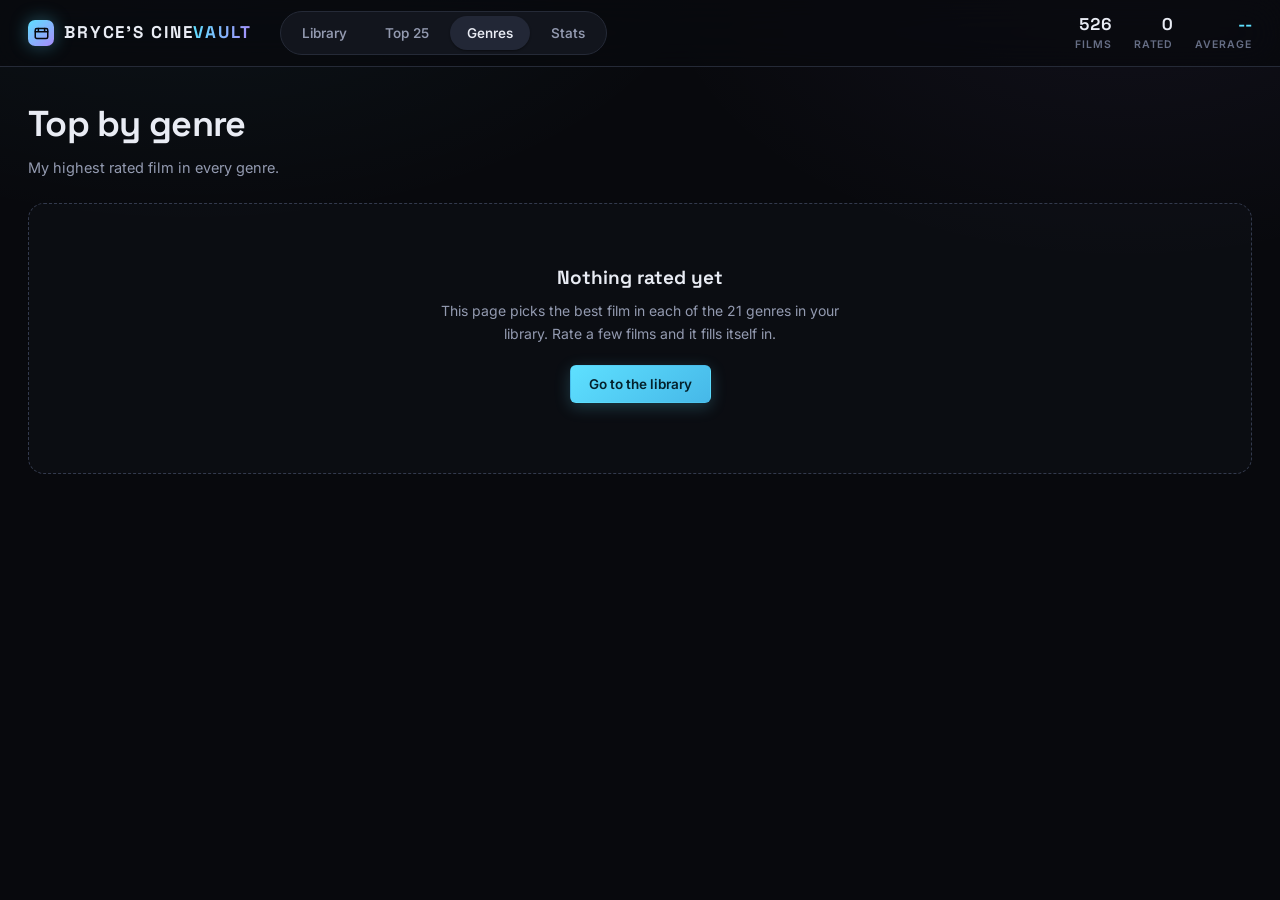
<file: genres.html>
<!DOCTYPE html>
<html lang="en">
<head>
<meta charset="utf-8">
<meta name="viewport" content="width=device-width, initial-scale=1">
<title>Top by Genre — Bryce's CineVault</title>
<meta name="description" content="My highest rated film in every genre.">
<meta name="theme-color" content="#08090d">
<link rel="icon" href="data:image/svg+xml,<svg xmlns='http://www.w3.org/2000/svg' viewBox='0 0 100 100'><rect width='100' height='100' rx='22' fill='%235ee0ff'/><rect x='22' y='26' width='56' height='48' rx='6' fill='%2308090d'/><circle cx='36' cy='40' r='5' fill='%235ee0ff'/><circle cx='64' cy='40' r='5' fill='%235ee0ff'/><rect x='30' y='56' width='40' height='6' rx='3' fill='%235ee0ff'/></svg>">
<link rel="preconnect" href="https://fonts.googleapis.com">
<link rel="preconnect" href="https://fonts.gstatic.com" crossorigin>
<link href="https://fonts.googleapis.com/css2?family=Inter:wght@400;500;600;700&family=Space+Grotesk:wght@500;600;700&family=JetBrains+Mono:wght@400;700&display=swap" rel="stylesheet">
<link rel="stylesheet" href="styles.css">
</head>
<body>

<header class="site-header">
  <div class="header-inner">
    <a class="brand" href="index.html">
      <span class="brand-mark">
        <svg viewBox="0 0 24 24" fill="none" stroke="#08090d" stroke-width="2.4" stroke-linecap="round" stroke-linejoin="round">
          <rect x="2" y="4" width="20" height="16" rx="2.5"/><path d="M2 9h20M7 4v5M17 4v5"/>
        </svg>
      </span>
      <span class="brand-text">Bryce's Cine<em>Vault</em></span>
    </a>

    <nav class="nav">
      <a href="index.html">Library</a>
      <a href="top25.html">Top 25</a>
      <a href="genres.html" class="active">Genres</a>
      <a href="stats.html">Stats</a>
    </nav>

    <div class="header-stats">
      <div class="hstat"><b data-stat="total">0</b><span>Films</span></div>
      <div class="hstat keep"><b data-stat="rated">0</b><span>Rated</span></div>
      <div class="hstat accent keep"><b data-stat="avg">--</b><span>Average</span></div>
    </div>
  </div>
</header>

<main class="wrap">
  <div class="page-head">
    <h1>Top by genre</h1>
    <p id="gsub">My highest rated film in every genre.</p>
  </div>

  <div id="content"></div>
</main>

<script src="movies.js"></script>
<script src="core.js"></script>
<script src="genres.js"></script>
</body>
</html>
</file>
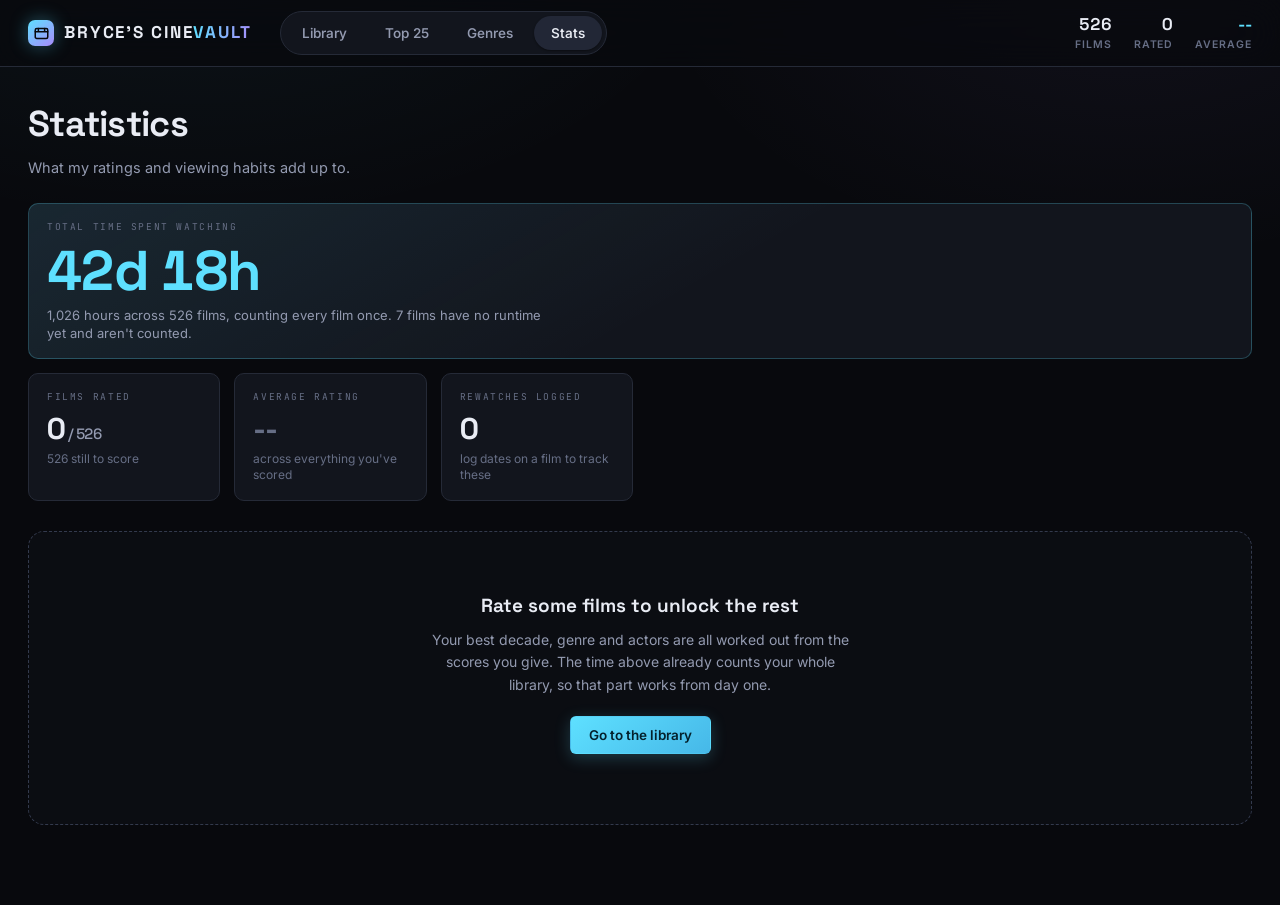
<file: stats.html>
<!DOCTYPE html>
<html lang="en">
<head>
<meta charset="utf-8">
<meta name="viewport" content="width=device-width, initial-scale=1">
<title>Statistics — Bryce's CineVault</title>
<meta name="description" content="What my ratings and viewing add up to.">
<meta name="theme-color" content="#08090d">
<link rel="icon" href="data:image/svg+xml,<svg xmlns='http://www.w3.org/2000/svg' viewBox='0 0 100 100'><rect width='100' height='100' rx='22' fill='%235ee0ff'/><rect x='22' y='26' width='56' height='48' rx='6' fill='%2308090d'/><circle cx='36' cy='40' r='5' fill='%235ee0ff'/><circle cx='64' cy='40' r='5' fill='%235ee0ff'/><rect x='30' y='56' width='40' height='6' rx='3' fill='%235ee0ff'/></svg>">
<link rel="preconnect" href="https://fonts.googleapis.com">
<link rel="preconnect" href="https://fonts.gstatic.com" crossorigin>
<link href="https://fonts.googleapis.com/css2?family=Inter:wght@400;500;600;700&family=Space+Grotesk:wght@500;600;700&family=JetBrains+Mono:wght@400;700&display=swap" rel="stylesheet">
<link rel="stylesheet" href="styles.css">
</head>
<body>

<header class="site-header">
  <div class="header-inner">
    <a class="brand" href="index.html">
      <span class="brand-mark">
        <svg viewBox="0 0 24 24" fill="none" stroke="#08090d" stroke-width="2.4" stroke-linecap="round" stroke-linejoin="round">
          <rect x="2" y="4" width="20" height="16" rx="2.5"/><path d="M2 9h20M7 4v5M17 4v5"/>
        </svg>
      </span>
      <span class="brand-text">Bryce's Cine<em>Vault</em></span>
    </a>

    <nav class="nav">
      <a href="index.html">Library</a>
      <a href="top25.html">Top 25</a>
      <a href="genres.html">Genres</a>
      <a href="stats.html" class="active">Stats</a>
    </nav>

    <div class="header-stats">
      <div class="hstat"><b data-stat="total">0</b><span>Films</span></div>
      <div class="hstat keep"><b data-stat="rated">0</b><span>Rated</span></div>
      <div class="hstat accent keep"><b data-stat="avg">--</b><span>Average</span></div>
    </div>
  </div>
</header>

<main class="wrap">
  <div class="page-head">
    <h1>Statistics</h1>
    <p id="gsub">What my ratings and viewing habits add up to.</p>
  </div>

  <div id="content"></div>
</main>

<script src="movies.js"></script>
<script src="core.js"></script>
<script src="cast.js"></script>
<script src="stats.js"></script>
</body>
</html>
</file>
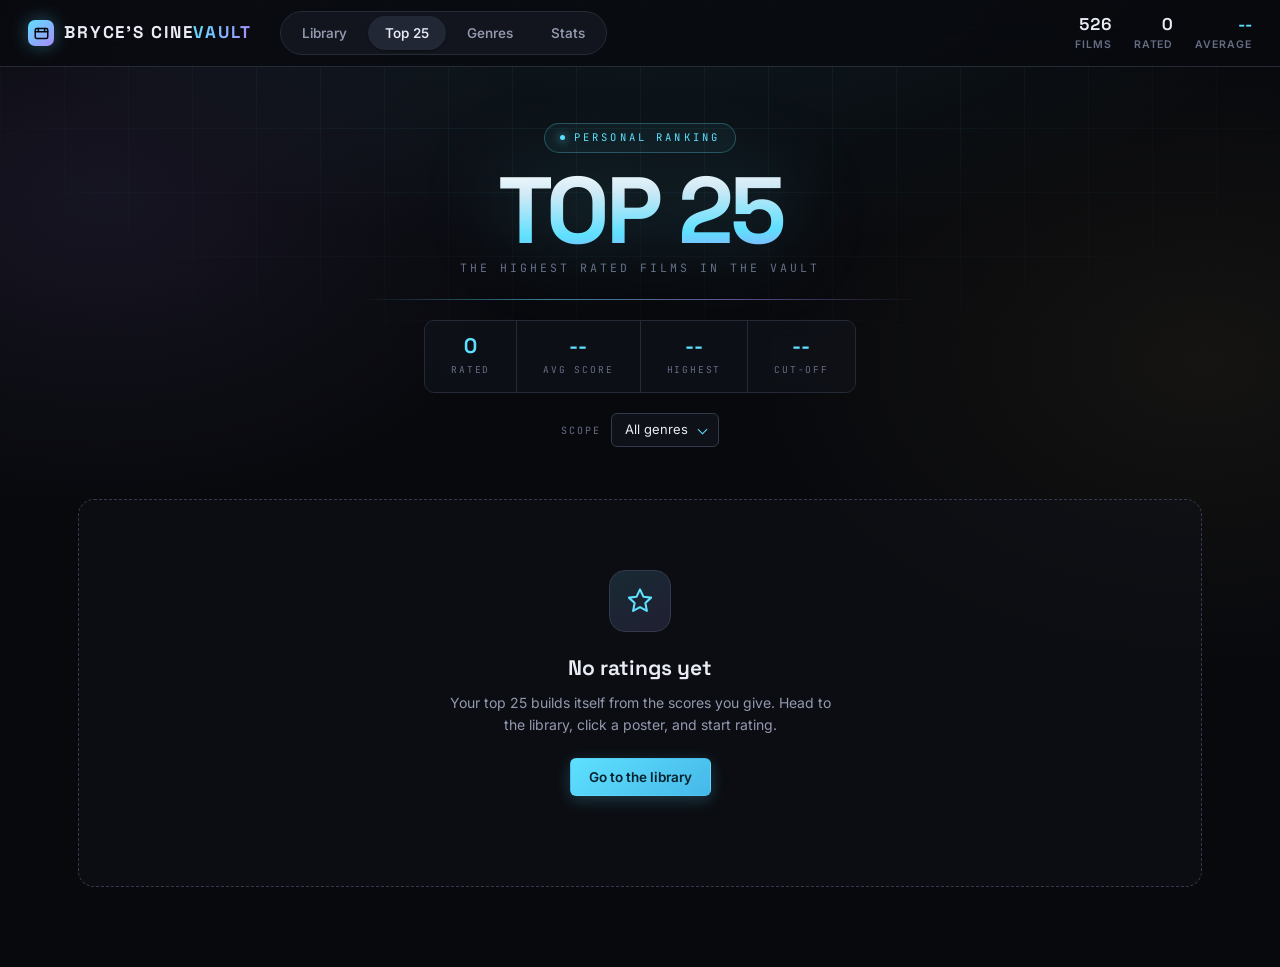
<file: top25.html>
<!DOCTYPE html>
<html lang="en">
<head>
<meta charset="utf-8">
<meta name="viewport" content="width=device-width, initial-scale=1">
<title>Top 25 — Bryce's CineVault</title>
<meta name="description" content="My 25 highest rated films of all time.">
<meta name="theme-color" content="#08090d">
<link rel="icon" href="data:image/svg+xml,<svg xmlns='http://www.w3.org/2000/svg' viewBox='0 0 100 100'><rect width='100' height='100' rx='22' fill='%235ee0ff'/><rect x='22' y='26' width='56' height='48' rx='6' fill='%2308090d'/><circle cx='36' cy='40' r='5' fill='%235ee0ff'/><circle cx='64' cy='40' r='5' fill='%235ee0ff'/><rect x='30' y='56' width='40' height='6' rx='3' fill='%235ee0ff'/></svg>">
<link rel="preconnect" href="https://fonts.googleapis.com">
<link rel="preconnect" href="https://fonts.gstatic.com" crossorigin>
<link href="https://fonts.googleapis.com/css2?family=Inter:wght@400;500;600;700&family=Space+Grotesk:wght@500;600;700&family=JetBrains+Mono:wght@400;700&display=swap" rel="stylesheet">
<link rel="stylesheet" href="styles.css">
<link rel="stylesheet" href="top25.css">
</head>
<body class="t25">

<header class="site-header">
  <div class="header-inner">
    <a class="brand" href="index.html">
      <span class="brand-mark">
        <svg viewBox="0 0 24 24" fill="none" stroke="#08090d" stroke-width="2.4" stroke-linecap="round" stroke-linejoin="round">
          <rect x="2" y="4" width="20" height="16" rx="2.5"/><path d="M2 9h20M7 4v5M17 4v5"/>
        </svg>
      </span>
      <span class="brand-text">Bryce's Cine<em>Vault</em></span>
    </a>

    <nav class="nav">
      <a href="index.html">Library</a>
      <a href="top25.html" class="active">Top 25</a>
      <a href="genres.html">Genres</a>
      <a href="stats.html">Stats</a>
    </nav>

    <div class="header-stats">
      <div class="hstat"><b data-stat="total">0</b><span>Films</span></div>
      <div class="hstat keep"><b data-stat="rated">0</b><span>Rated</span></div>
      <div class="hstat accent keep"><b data-stat="avg">--</b><span>Average</span></div>
    </div>
  </div>
</header>

<main class="wrap">

  <section class="hero">
    <span class="hero-eyebrow">Personal Ranking</span>
    <h1>TOP 25</h1>
    <p class="hero-sub" id="heroSub">The highest rated films in the vault</p>
    <div class="hero-rule"></div>

    <div class="readout">
      <div><b id="roRated">0</b><span>Rated</span></div>
      <div><b id="roAvg">--</b><span>Avg score</span></div>
      <div><b id="roTop">--</b><span>Highest</span></div>
      <div><b id="roCut">--</b><span>Cut-off</span></div>
    </div>

    <div class="scope">
      <label for="scopeSel">Scope</label>
      <div class="field">
        <select id="scopeSel"><option value="">All genres</option></select>
      </div>
    </div>
  </section>

  <div id="content"></div>

</main>

<script src="movies.js"></script>
<script src="core.js"></script>
<script src="top25.js"></script>
</body>
</html>
</file>
<file: styles.css>
/* ============================================================
   CINEVAULT - shared dark theme
   ============================================================ */

:root {
  --bg:        #08090d;
  --bg-grad:   #0c0e15;
  --surface:   #12151d;
  --surface-2: #191d28;
  --surface-3: #222736;
  --border:    #252a37;
  --border-2:  #333a4d;

  --text:      #e9ecf4;
  --muted:     #939ab0;
  --dim:       #666e85;

  --accent:    #5ee0ff;
  --accent-2:  #a78bfa;
  --gold:      #ffd76e;

  --r-sm: 6px;
  --r-md: 10px;
  --r-lg: 16px;

  --shadow-1: 0 1px 2px rgba(0,0,0,.4);
  --shadow-2: 0 8px 30px rgba(0,0,0,.5);
  --shadow-3: 0 20px 60px rgba(0,0,0,.65);

  --font: 'Inter', -apple-system, BlinkMacSystemFont, 'Segoe UI', Roboto, Helvetica, Arial, sans-serif;
  --font-display: 'Space Grotesk', var(--font);
  --font-mono: 'JetBrains Mono', ui-monospace, SFMono-Regular, Menlo, Consolas, monospace;

  --max: 1440px;
}

* { box-sizing: border-box; }

/* A `display` rule beats the hidden attribute, so make hidden win.
   Without this, anything we hide that also has display:flex/grid
   stays on screen (an idle spinner did exactly that). */
[hidden] { display: none !important; }

html { scroll-behavior: smooth; }

body {
  margin: 0;
  background: var(--bg);
  background-image:
    radial-gradient(900px 500px at 15% -8%, rgba(94,224,255,.055), transparent 60%),
    radial-gradient(800px 500px at 88% -4%, rgba(167,139,250,.06), transparent 60%);
  background-repeat: no-repeat;
  background-attachment: fixed;
  color: var(--text);
  font-family: var(--font);
  font-size: 15px;
  line-height: 1.5;
  -webkit-font-smoothing: antialiased;
  -moz-osx-font-smoothing: grayscale;
}

a { color: inherit; text-decoration: none; }

button, input, select, textarea { font: inherit; color: inherit; }

::selection { background: rgba(94,224,255,.28); }

:focus-visible {
  outline: 2px solid var(--accent);
  outline-offset: 2px;
  border-radius: 4px;
}

/* Scrollbar ------------------------------------------------ */
::-webkit-scrollbar { width: 11px; height: 11px; }
::-webkit-scrollbar-track { background: var(--bg); }
::-webkit-scrollbar-thumb {
  background: var(--surface-3);
  border-radius: 99px;
  border: 3px solid var(--bg);
}
::-webkit-scrollbar-thumb:hover { background: var(--border-2); }

/* ============================================================
   HEADER
   ============================================================ */

.site-header {
  position: sticky;
  top: 0;
  z-index: 50;
  background: rgba(8,9,13,.78);
  backdrop-filter: blur(18px) saturate(1.4);
  -webkit-backdrop-filter: blur(18px) saturate(1.4);
  border-bottom: 1px solid var(--border);
}

.header-inner {
  max-width: var(--max);
  margin: 0 auto;
  padding: 0 28px;
  height: 66px;
  display: flex;
  align-items: center;
  gap: 28px;
}

.brand {
  display: flex;
  align-items: center;
  gap: 10px;
  font-family: var(--font-display);
  font-weight: 700;
  font-size: 17px;
  letter-spacing: .11em;
  text-transform: uppercase;
  white-space: nowrap;
}

.brand-mark {
  width: 26px; height: 26px;
  flex: none;
  border-radius: 7px;
  background: linear-gradient(140deg, var(--accent), var(--accent-2));
  display: grid;
  place-items: center;
  box-shadow: 0 0 18px rgba(94,224,255,.35);
}
.brand-mark svg { width: 15px; height: 15px; display: block; }

.brand em {
  font-style: normal;
  background: linear-gradient(100deg, var(--accent), var(--accent-2));
  -webkit-background-clip: text;
  background-clip: text;
  color: transparent;
}

.nav {
  display: flex;
  gap: 4px;
  background: var(--surface);
  border: 1px solid var(--border);
  padding: 4px;
  border-radius: 99px;
}

.nav a {
  padding: 7px 17px;
  border-radius: 99px;
  font-size: 13.5px;
  font-weight: 550;
  color: var(--muted);
  transition: color .15s, background .15s;
  white-space: nowrap;
}
.nav a:hover { color: var(--text); }
.nav a.active {
  background: var(--surface-3);
  color: var(--text);
  box-shadow: var(--shadow-1);
}

.header-stats {
  margin-left: auto;
  display: flex;
  align-items: center;
  gap: 22px;
}

.hstat { text-align: right; line-height: 1.15; }
.hstat b {
  display: block;
  font-family: var(--font-display);
  font-size: 17px;
  font-weight: 650;
  font-variant-numeric: tabular-nums;
}
.hstat span {
  font-size: 10.5px;
  color: var(--dim);
  text-transform: uppercase;
  letter-spacing: .09em;
  font-weight: 600;
}
.hstat.accent b { color: var(--accent); }

.icon-btn {
  width: 36px; height: 36px;
  display: grid; place-items: center;
  background: var(--surface);
  border: 1px solid var(--border);
  border-radius: var(--r-sm);
  color: var(--muted);
  cursor: pointer;
  transition: .15s;
}
.icon-btn:hover { background: var(--surface-2); color: var(--text); border-color: var(--border-2); }
.icon-btn svg { width: 17px; height: 17px; }

/* ============================================================
   PAGE SHELL
   ============================================================ */

.wrap {
  max-width: var(--max);
  margin: 0 auto;
  padding: 30px 28px 80px;
}

.page-head { margin-bottom: 24px; }

.page-head h1 {
  font-family: var(--font-display);
  font-size: clamp(26px, 3.4vw, 36px);
  font-weight: 650;
  letter-spacing: -.02em;
  margin: 0 0 6px;
}
.page-head p { margin: 0; color: var(--muted); font-size: 14.5px; }

/* ============================================================
   CONTROLS
   ============================================================ */

.controls {
  position: sticky;
  top: 66px;
  z-index: 40;
  background: rgba(8,9,13,.85);
  backdrop-filter: blur(16px);
  -webkit-backdrop-filter: blur(16px);
  margin: 0 -28px 22px;
  padding: 14px 28px;
  border-bottom: 1px solid var(--border);
  display: flex;
  flex-wrap: wrap;
  gap: 10px;
  align-items: center;
}

.search {
  position: relative;
  flex: 1 1 260px;
  min-width: 200px;
  max-width: 380px;
}
.search svg {
  position: absolute;
  left: 12px; top: 50%;
  transform: translateY(-50%);
  width: 15px; height: 15px;
  color: var(--dim);
  pointer-events: none;
}
.search input {
  width: 100%;
  height: 38px;
  padding: 0 34px 0 34px;
  background: var(--surface);
  border: 1px solid var(--border);
  border-radius: var(--r-sm);
  font-size: 14px;
  transition: border-color .15s, background .15s;
}
.search input::placeholder { color: var(--dim); }
.search input:focus {
  outline: none;
  border-color: var(--accent);
  background: var(--surface-2);
}
.search-clear {
  position: absolute;
  right: 8px; top: 50%;
  transform: translateY(-50%);
  width: 20px; height: 20px;
  display: none;
  place-items: center;
  border: 0; background: var(--surface-3);
  color: var(--muted);
  border-radius: 50%;
  cursor: pointer;
  font-size: 13px;
  line-height: 1;
}
.search.has-value .search-clear { display: grid; }

.field { position: relative; }
.field select {
  height: 38px;
  padding: 0 32px 0 12px;
  background: var(--surface);
  border: 1px solid var(--border);
  border-radius: var(--r-sm);
  font-size: 13.5px;
  cursor: pointer;
  appearance: none;
  -webkit-appearance: none;
  transition: border-color .15s;
}
.field select:hover { border-color: var(--border-2); }
.field select:focus { outline: none; border-color: var(--accent); }
.field::after {
  content: '';
  position: absolute;
  right: 13px; top: 50%;
  width: 6px; height: 6px;
  margin-top: -4px;
  border-right: 1.6px solid var(--dim);
  border-bottom: 1.6px solid var(--dim);
  transform: rotate(45deg);
  pointer-events: none;
}

.segmented {
  display: flex;
  background: var(--surface);
  border: 1px solid var(--border);
  border-radius: var(--r-sm);
  padding: 3px;
  gap: 2px;
}
.segmented button {
  border: 0;
  background: transparent;
  color: var(--muted);
  padding: 5px 13px;
  border-radius: 4px;
  font-size: 13px;
  font-weight: 550;
  cursor: pointer;
  transition: .15s;
  white-space: nowrap;
}
.segmented button:hover { color: var(--text); }
.segmented button.on { background: var(--surface-3); color: var(--text); }

.dir-btn {
  height: 38px;
  padding: 0 12px;
  display: inline-flex;
  align-items: center;
  gap: 7px;
  background: var(--surface);
  border: 1px solid var(--border);
  border-radius: var(--r-sm);
  color: var(--muted);
  font-size: 13px;
  font-weight: 550;
  cursor: pointer;
  transition: .15s;
}
.dir-btn:hover { color: var(--text); border-color: var(--border-2); }
.dir-btn svg { width: 14px; height: 14px; transition: transform .2s; }
.dir-btn.asc svg { transform: rotate(180deg); }

.result-count {
  margin-left: auto;
  font-size: 12.5px;
  color: var(--dim);
  font-variant-numeric: tabular-nums;
  white-space: nowrap;
}

.reset-btn {
  border: 0;
  background: transparent;
  color: var(--accent);
  font-size: 13px;
  font-weight: 550;
  cursor: pointer;
  padding: 6px 4px;
}
.reset-btn:hover { text-decoration: underline; }

/* ============================================================
   GRID + CARDS
   ============================================================ */

.grid {
  display: grid;
  grid-template-columns: repeat(auto-fill, minmax(168px, 1fr));
  gap: 26px 18px;
}

.card {
  cursor: pointer;
  border: 0;
  background: none;
  padding: 0;
  text-align: left;
  display: flex;
  flex-direction: column;
  border-radius: var(--r-md);
}

.poster {
  position: relative;
  aspect-ratio: 2 / 3;
  border-radius: var(--r-md);
  overflow: hidden;
  background: linear-gradient(150deg, var(--surface-2), var(--surface));
  border: 1px solid var(--border);
  transition: transform .22s cubic-bezier(.2,.7,.3,1), box-shadow .22s, border-color .22s;
}
.card:hover .poster,
.card:focus-visible .poster {
  transform: translateY(-5px);
  border-color: var(--border-2);
  box-shadow: var(--shadow-3);
}

.poster img {
  width: 100%; height: 100%;
  object-fit: cover;
  display: block;
  opacity: 0;
  transition: opacity .35s;
}
.poster img.loaded { opacity: 1; }

/* fallback tile when no poster is found */
.poster-fallback {
  position: absolute;
  inset: 0;
  display: flex;
  flex-direction: column;
  justify-content: center;
  padding: 16px 14px;
  gap: 8px;
  background:
    linear-gradient(155deg, rgba(94,224,255,.09), transparent 55%),
    linear-gradient(200deg, rgba(167,139,250,.11), transparent 60%),
    var(--surface-2);
}
.poster-fallback::before {
  content: '';
  position: absolute;
  inset: 0;
  background-image:
    repeating-linear-gradient(0deg, rgba(255,255,255,.022) 0 1px, transparent 1px 5px);
  pointer-events: none;
}
.poster-fallback .pf-title {
  font-family: var(--font-display);
  font-size: 14px;
  font-weight: 600;
  line-height: 1.3;
  color: rgba(233,236,244,.92);
}
.poster-fallback .pf-year {
  font-family: var(--font-mono);
  font-size: 11px;
  color: var(--dim);
  letter-spacing: .05em;
}

.poster-shade {
  position: absolute;
  inset: auto 0 0 0;
  height: 45%;
  background: linear-gradient(to top, rgba(4,5,8,.82), transparent);
  opacity: 0;
  transition: opacity .22s;
  pointer-events: none;
}
.card:hover .poster-shade { opacity: 1; }

.poster-cta {
  position: absolute;
  left: 0; right: 0; bottom: 10px;
  text-align: center;
  font-size: 11.5px;
  font-weight: 600;
  letter-spacing: .05em;
  text-transform: uppercase;
  color: rgba(255,255,255,.9);
  opacity: 0;
  transform: translateY(6px);
  transition: .22s;
  pointer-events: none;
}
.card:hover .poster-cta { opacity: 1; transform: none; }

/* rating chip on the poster */
.chip {
  position: absolute;
  top: 8px; right: 8px;
  min-width: 38px;
  height: 26px;
  padding: 0 8px;
  display: inline-flex;
  align-items: center;
  justify-content: center;
  gap: 3px;
  border-radius: 7px;
  font-family: var(--font-display);
  font-size: 13.5px;
  font-weight: 650;
  font-variant-numeric: tabular-nums;
  letter-spacing: -.01em;
  background: rgba(6,8,12,.82);
  backdrop-filter: blur(8px);
  -webkit-backdrop-filter: blur(8px);
  border: 1px solid rgba(255,255,255,.13);
  box-shadow: 0 2px 10px rgba(0,0,0,.5);
}
.chip.unrated {
  color: var(--dim);
  font-size: 11px;
  font-weight: 600;
  letter-spacing: .06em;
  text-transform: uppercase;
  opacity: 0;
  transition: opacity .2s;
}
.card:hover .chip.unrated { opacity: 1; }

.meta { padding: 10px 3px 0; }

.meta h3 {
  margin: 0 0 4px;
  font-size: 13.5px;
  font-weight: 600;
  line-height: 1.32;
  letter-spacing: -.005em;
  display: -webkit-box;
  -webkit-line-clamp: 2;
  -webkit-box-orient: vertical;
  overflow: hidden;
}

.meta-line {
  font-size: 11.5px;
  color: var(--dim);
  font-variant-numeric: tabular-nums;
  display: flex;
  align-items: center;
  gap: 5px;
  flex-wrap: wrap;
}
.meta-line .dot { opacity: .45; }
.meta-genre {
  margin-top: 3px;
  font-size: 11px;
  color: var(--muted);
  opacity: .72;
  white-space: nowrap;
  overflow: hidden;
  text-overflow: ellipsis;
}

/* empty state */
.empty {
  grid-column: 1 / -1;
  text-align: center;
  padding: 80px 20px;
  color: var(--muted);
}
.empty svg { width: 42px; height: 42px; color: var(--border-2); margin-bottom: 14px; }
.empty h3 { margin: 0 0 6px; font-size: 17px; color: var(--text); font-weight: 600; }
.empty p { margin: 0; font-size: 14px; }

/* ============================================================
   MODAL
   ============================================================ */

.overlay {
  position: fixed;
  inset: 0;
  z-index: 100;
  display: none;
  padding: 24px;
  overflow-y: auto;
  background: rgba(4,5,8,.76);
  backdrop-filter: blur(6px);
  -webkit-backdrop-filter: blur(6px);
}
.overlay.open { display: block; animation: fade .18s ease; }
@keyframes fade { from { opacity: 0 } }

.modal {
  position: relative;
  max-width: 800px;
  margin: 4vh auto;
  background: var(--surface);
  border: 1px solid var(--border-2);
  border-radius: var(--r-lg);
  box-shadow: var(--shadow-3);
  overflow: hidden;
  animation: pop .22s cubic-bezier(.2,.8,.3,1);
}
@keyframes pop { from { opacity: 0; transform: translateY(14px) scale(.985) } }

.modal-close {
  position: absolute;
  top: 14px; right: 14px;
  z-index: 3;
  width: 32px; height: 32px;
  display: grid; place-items: center;
  border: 1px solid rgba(255,255,255,.12);
  background: rgba(8,10,15,.72);
  backdrop-filter: blur(8px);
  color: var(--text);
  border-radius: 50%;
  cursor: pointer;
  font-size: 17px;
  line-height: 1;
}
.modal-close:hover { background: var(--surface-3); }

.modal-body {
  display: grid;
  grid-template-columns: 250px 1fr;
  gap: 28px;
  padding: 28px;
}

.modal-poster {
  aspect-ratio: 2/3;
  border-radius: var(--r-md);
  overflow: hidden;
  background: var(--surface-2);
  border: 1px solid var(--border);
  position: relative;
}
.modal-poster img { width: 100%; height: 100%; object-fit: cover; display: block; }

.modal h2 {
  margin: 0 0 8px;
  font-family: var(--font-display);
  font-size: 25px;
  font-weight: 650;
  line-height: 1.2;
  letter-spacing: -.02em;
  padding-right: 40px;
}

.modal-sub {
  font-size: 13.5px;
  color: var(--muted);
  margin-bottom: 16px;
  font-variant-numeric: tabular-nums;
}
.modal-sub .dot { opacity: .4; margin: 0 6px; }

.tags { display: flex; flex-wrap: wrap; gap: 6px; margin-bottom: 22px; }
.tag {
  padding: 4px 11px;
  border-radius: 99px;
  font-size: 11.5px;
  font-weight: 550;
  background: var(--surface-2);
  border: 1px solid var(--border);
  color: var(--muted);
}

/* rating control ------------------------------------------- */
.rate-box {
  background: var(--surface-2);
  border: 1px solid var(--border);
  border-radius: var(--r-md);
  padding: 18px;
}

.rate-top {
  display: flex;
  align-items: baseline;
  justify-content: space-between;
  margin-bottom: 14px;
}
.rate-label {
  font-size: 10.5px;
  text-transform: uppercase;
  letter-spacing: .1em;
  font-weight: 650;
  color: var(--dim);
}
.rate-value {
  font-family: var(--font-display);
  font-size: 40px;
  font-weight: 700;
  line-height: 1;
  font-variant-numeric: tabular-nums;
  letter-spacing: -.03em;
  transition: color .18s;
}
.rate-value small { font-size: 17px; color: var(--dim); font-weight: 500; margin-left: 2px; }
.rate-value.none { color: var(--border-2); }

.slider-row { display: flex; align-items: center; gap: 12px; }

input[type=range].slider {
  flex: 1;
  -webkit-appearance: none;
  appearance: none;
  height: 6px;
  border-radius: 99px;
  /* --fill is the 0-100% position, set from JS */
  background: linear-gradient(
    to right,
    var(--rate-color, var(--accent)) 0 var(--fill, 0%),
    var(--surface-3) var(--fill, 0%) 100%
  );
  cursor: pointer;
  outline: none;
}
input[type=range].slider::-webkit-slider-thumb {
  -webkit-appearance: none;
  width: 20px; height: 20px;
  border-radius: 50%;
  background: #fff;
  border: 3px solid var(--rate-color, var(--accent));
  box-shadow: 0 0 0 4px rgba(94,224,255,.14), 0 2px 8px rgba(0,0,0,.5);
  cursor: grab;
  transition: transform .12s;
}
input[type=range].slider::-webkit-slider-thumb:active { transform: scale(1.15); cursor: grabbing; }
input[type=range].slider::-moz-range-thumb {
  width: 16px; height: 16px;
  border-radius: 50%;
  background: #fff;
  border: 3px solid var(--rate-color, var(--accent));
  cursor: grab;
}

.num-input {
  width: 74px;
  height: 36px;
  text-align: center;
  background: var(--surface);
  border: 1px solid var(--border-2);
  border-radius: var(--r-sm);
  font-family: var(--font-display);
  font-size: 15px;
  font-weight: 600;
  font-variant-numeric: tabular-nums;
}
.num-input:focus { outline: none; border-color: var(--accent); }
.num-input::-webkit-outer-spin-button,
.num-input::-webkit-inner-spin-button { -webkit-appearance: none; margin: 0; }

.quick {
  display: flex;
  gap: 5px;
  margin-top: 14px;
  flex-wrap: wrap;
}
.quick button {
  flex: 1;
  min-width: 34px;
  padding: 6px 0;
  background: var(--surface);
  border: 1px solid var(--border);
  border-radius: 5px;
  font-size: 12.5px;
  font-weight: 600;
  font-variant-numeric: tabular-nums;
  color: var(--muted);
  cursor: pointer;
  transition: .13s;
}
.quick button:hover { background: var(--surface-3); color: var(--text); border-color: var(--border-2); }

.rate-actions {
  display: flex;
  gap: 8px;
  margin-top: 16px;
  align-items: center;
}

.btn {
  height: 38px;
  padding: 0 18px;
  border-radius: var(--r-sm);
  border: 1px solid transparent;
  font-size: 13.5px;
  font-weight: 600;
  cursor: pointer;
  transition: .15s;
  display: inline-flex;
  align-items: center;
  gap: 7px;
}
.btn-primary {
  background: linear-gradient(140deg, var(--accent), #46b8e8);
  color: #04212c;
  box-shadow: 0 4px 16px rgba(94,224,255,.22);
}
.btn-primary:hover { filter: brightness(1.08); transform: translateY(-1px); }
.btn-ghost {
  background: transparent;
  border-color: var(--border-2);
  color: var(--muted);
}
.btn-ghost:hover { color: var(--text); background: var(--surface-2); }
.btn:disabled { opacity: .4; cursor: not-allowed; transform: none; }

.saved-note {
  font-size: 12.5px;
  color: #4ade80;
  opacity: 0;
  transition: opacity .2s;
  margin-left: auto;
  display: flex;
  align-items: center;
  gap: 5px;
}
.saved-note.show { opacity: 1; }

.poster-fix {
  margin-top: 16px;
  padding-top: 16px;
  border-top: 1px solid var(--border);
}
.poster-fix summary {
  font-size: 12.5px;
  color: var(--dim);
  cursor: pointer;
  list-style: none;
  user-select: none;
}
.poster-fix summary::-webkit-details-marker { display: none; }
.poster-fix summary::before { content: '+\00a0'; }
.poster-fix[open] summary::before { content: '\2212\00a0'; }
.poster-fix summary:hover { color: var(--muted); }
.fix-hint {
  margin: 10px 0 6px;
  font-size: 12px;
  color: var(--dim);
  line-height: 1.45;
}
.fix-hint code {
  font-family: var(--font-mono);
  font-size: 11.5px;
  color: var(--muted);
}

.filename-row {
  display: flex;
  gap: 8px;
  align-items: center;
}
.filename-row code {
  flex: 1;
  min-width: 0;
  padding: 8px 11px;
  background: var(--bg);
  border: 1px solid var(--border);
  border-radius: var(--r-sm);
  font-family: var(--font-mono);
  font-size: 12px;
  color: var(--accent);
  white-space: nowrap;
  overflow-x: auto;
}
.filename-row .btn { height: 34px; padding: 0 14px; flex: none; }

.poster-fix-row { display: flex; gap: 8px; margin-top: 10px; }
.poster-fix input {
  flex: 1;
  height: 34px;
  padding: 0 10px;
  background: var(--surface);
  border: 1px solid var(--border);
  border-radius: var(--r-sm);
  font-size: 12.5px;
}
.poster-fix input:focus { outline: none; border-color: var(--accent); }

/* watch history --------------------------------------------- */

.watch-box {
  margin-top: 16px;
  background: var(--surface-2);
  border: 1px solid var(--border);
  border-radius: var(--r-md);
  padding: 16px 18px 14px;
}

.watch-head {
  display: flex;
  align-items: baseline;
  justify-content: space-between;
  gap: 12px;
  margin-bottom: 13px;
}
.watch-summary {
  font-size: 12.5px;
  color: var(--muted);
  text-align: right;
}
.watch-summary b {
  color: var(--accent);
  font-weight: 650;
  font-variant-numeric: tabular-nums;
}
.watch-summary.none { color: var(--dim); }

.watch-add { display: flex; gap: 7px; flex-wrap: wrap; }
.watch-add input[type=date] {
  flex: 1 1 150px;
  min-width: 132px;
  height: 34px;
  padding: 0 10px;
  background: var(--surface);
  border: 1px solid var(--border);
  border-radius: var(--r-sm);
  font-size: 13px;
  color-scheme: dark;
}
.watch-add input[type=date]:focus { outline: none; border-color: var(--accent); }
.watch-add .btn { height: 34px; padding: 0 14px; flex: none; }
.watch-add .watch-today {
  border-color: rgba(94,224,255,.32);
  color: var(--accent);
}
.watch-add .watch-today:hover { background: rgba(94,224,255,.08); color: var(--accent); }

.watch-list {
  list-style: none;
  margin: 0;
  padding: 0;
  max-height: 178px;
  overflow-y: auto;
}
.watch-list:not(:empty) { margin-top: 13px; }

.watch-list li {
  display: flex;
  align-items: center;
  gap: 10px;
  padding: 7px 2px 7px 0;
  border-top: 1px solid var(--border);
  font-size: 13px;
}
.watch-list li:first-child { border-top: 0; }

.watch-list .wn {
  flex: none;
  width: 22px;
  font-family: var(--font-mono);
  font-size: 10.5px;
  color: var(--dim);
  font-variant-numeric: tabular-nums;
}
.watch-list .wd { font-weight: 550; font-variant-numeric: tabular-nums; }
.watch-list .wr { color: var(--dim); font-size: 11.5px; margin-left: auto; }
.watch-list .wx {
  flex: none;
  width: 22px; height: 22px;
  display: grid; place-items: center;
  border: 0;
  background: transparent;
  color: var(--dim);
  border-radius: 5px;
  cursor: pointer;
  font-size: 15px;
  line-height: 1;
  transition: .13s;
}
.watch-list .wx:hover { background: rgba(240,109,109,.14); color: #f06d6d; }

.watch-list li.latest .wd { color: var(--accent); }

.watch-empty {
  margin-top: 12px;
  font-size: 12.5px;
  color: var(--dim);
  line-height: 1.5;
}

/* rewatch marker on the grid card */
.rewatch {
  display: inline-flex;
  align-items: center;
  gap: 3px;
  color: var(--accent);
  opacity: .85;
  font-variant-numeric: tabular-nums;
}
.rewatch svg { width: 10px; height: 10px; }

.modal-nav {
  display: flex;
  gap: 8px;
  margin-top: 18px;
  padding-top: 18px;
  border-top: 1px solid var(--border);
}
.modal-nav button {
  flex: 1;
  height: 36px;
  background: var(--surface-2);
  border: 1px solid var(--border);
  border-radius: var(--r-sm);
  color: var(--muted);
  font-size: 12.5px;
  font-weight: 550;
  cursor: pointer;
  transition: .15s;
}
.modal-nav button:hover:not(:disabled) { background: var(--surface-3); color: var(--text); }
.modal-nav button:disabled { opacity: .35; cursor: not-allowed; }

/* ============================================================
   DATA / SETTINGS PANEL
   ============================================================ */

.panel-body { padding: 26px 28px 28px; }
.panel-body h2 {
  margin: 0 0 6px;
  font-family: var(--font-display);
  font-size: 21px;
  font-weight: 650;
  letter-spacing: -.015em;
}
.panel-body > p { margin: 0 0 20px; color: var(--muted); font-size: 13.5px; }

.data-row {
  display: flex;
  gap: 14px;
  align-items: flex-start;
  padding: 15px 0;
  border-top: 1px solid var(--border);
}
.data-row h4 { margin: 0 0 3px; font-size: 13.5px; font-weight: 600; }
.data-row p { margin: 0; font-size: 12.5px; color: var(--dim); line-height: 1.45; }
.data-row .btn { flex: none; margin-left: auto; }

.callout {
  background: rgba(94,224,255,.06);
  border: 1px solid rgba(94,224,255,.2);
  border-radius: var(--r-sm);
  padding: 12px 14px;
  font-size: 12.5px;
  color: var(--muted);
  line-height: 1.5;
  margin-top: 20px;
}
.callout b { color: var(--accent); font-weight: 600; }

.panel-sub {
  margin: 26px 0 4px;
  font-size: 11px;
  font-weight: 650;
  letter-spacing: .12em;
  text-transform: uppercase;
  color: var(--dim);
}

.data-row a { color: var(--accent); }
.data-row a:hover { text-decoration: underline; }
.data-row input[type=text] {
  flex: 1;
  min-width: 0;
  height: 34px;
  padding: 0 10px;
  background: var(--surface);
  border: 1px solid var(--border);
  border-radius: var(--r-sm);
  font-family: var(--font-mono);
  font-size: 12px;
}
.data-row input[type=text]:focus { outline: none; border-color: var(--accent); }

/* poster-source test results ------------------------------- */
.test-out {
  margin-top: 4px;
  border: 1px solid var(--border);
  border-radius: var(--r-sm);
  background: var(--bg);
  padding: 12px 14px;
  font-family: var(--font-mono);
  font-size: 11.5px;
  line-height: 1.7;
}
.test-out .tl { display: flex; gap: 9px; align-items: baseline; }
.test-out .tag-state {
  flex: none;
  min-width: 62px;
  font-weight: 700;
  letter-spacing: .06em;
}
.test-out .ok      { color: #4ade80; }
.test-out .empty   { color: #f0a959; }
.test-out .error   { color: #f06d6d; }
.test-out .skipped { color: var(--dim); }
.test-out .det { color: var(--muted); word-break: break-all; }
.test-out .note { margin-top: 10px; color: var(--dim); font-family: var(--font); font-size: 12px; line-height: 1.5; }

/* "finding posters" line under the page title -------------- */
.poster-status {
  display: flex;
  align-items: center;
  gap: 9px;
  margin-top: 10px;
  font-size: 13px;
  color: var(--muted);
  font-variant-numeric: tabular-nums;
}
.spinner {
  width: 13px; height: 13px;
  flex: none;
  border: 2px solid var(--surface-3);
  border-top-color: var(--accent);
  border-radius: 50%;
  animation: spin .7s linear infinite;
}
@keyframes spin { to { transform: rotate(360deg) } }
.poster-status.done .spinner { display: none; }

/* toast ---------------------------------------------------- */
.toast {
  position: fixed;
  bottom: 26px;
  left: 50%;
  transform: translateX(-50%) translateY(80px);
  z-index: 200;
  background: var(--surface-3);
  border: 1px solid var(--border-2);
  color: var(--text);
  padding: 11px 20px;
  border-radius: 99px;
  font-size: 13.5px;
  font-weight: 550;
  box-shadow: var(--shadow-2);
  opacity: 0;
  transition: .28s cubic-bezier(.2,.8,.3,1);
  pointer-events: none;
}
.toast.show { transform: translateX(-50%); opacity: 1; }

/* ============================================================
   RESPONSIVE
   ============================================================ */

@media (max-width: 900px) {
  .modal-body { grid-template-columns: 1fr; gap: 20px; }
  .modal-poster { max-width: 190px; }
}

@media (max-width: 860px) {
  .header-inner { gap: 16px; }
  .hstat:not(.keep) { display: none; }
}

@media (max-width: 760px) {
  .header-inner { padding: 0 14px; gap: 12px; height: 60px; }
  .brand span.brand-text { display: none; }
  .nav { padding: 3px; }
  .nav a { padding: 6px 13px; font-size: 12.5px; }
  .header-stats { gap: 12px; }
  /* the page tagline and the Top 25 readout already carry these numbers */
  .hstat { display: none; }
  .wrap { padding: 22px 16px 60px; }
  .controls { margin: 0 -16px 18px; padding: 12px 16px; top: 60px; }
  .search { max-width: none; }
  .result-count { display: none; }
  .grid { grid-template-columns: repeat(auto-fill, minmax(132px, 1fr)); gap: 20px 12px; }
  .overlay { padding: 0; }
  .modal { margin: 0; border-radius: 0; min-height: 100vh; border: 0; }
  .modal-body { padding: 22px 18px; }
  .modal-poster { max-width: 150px; margin: 0 auto; }
}

/* ============================================================
   GENRES PAGE
   ============================================================ */

.genre-grid {
  display: grid;
  grid-template-columns: repeat(auto-fill, minmax(320px, 1fr));
  gap: 16px;
}

.gcard {
  background: linear-gradient(170deg, var(--surface-2), var(--surface));
  border: 1px solid var(--border);
  border-radius: var(--r-lg);
  padding: 18px;
  display: flex;
  flex-direction: column;
  transition: border-color .2s, transform .2s;
}
.gcard:hover { border-color: var(--border-2); transform: translateY(-2px); }

.gcard-head {
  display: flex;
  align-items: baseline;
  justify-content: space-between;
  gap: 10px;
  margin-bottom: 14px;
}
.gcard-head h2 {
  margin: 0;
  font-family: var(--font-display);
  font-size: 16px;
  font-weight: 650;
  letter-spacing: -.01em;
}
.gcard-count {
  font-family: var(--font-mono);
  font-size: 10px;
  letter-spacing: .1em;
  text-transform: uppercase;
  color: var(--dim);
  white-space: nowrap;
}

/* the winner */
.gwin { display: flex; gap: 14px; align-items: flex-start; }
.gwin-poster {
  flex: none;
  width: 74px;
  aspect-ratio: 2/3;
  border-radius: 8px;
  overflow: hidden;
  background: var(--surface-2);
  border: 1px solid var(--border);
  position: relative;
}
.gwin-poster img { width: 100%; height: 100%; object-fit: cover; display: block; }
.gwin-poster .poster-fallback { padding: 8px 7px; }
.gwin-poster .pf-title { font-size: 9.5px; line-height: 1.25; }
.gwin-poster .pf-year { font-size: 8.5px; }

.gwin-body { min-width: 0; flex: 1; }
.gwin-crown {
  display: inline-flex;
  align-items: center;
  gap: 5px;
  font-family: var(--font-mono);
  font-size: 9px;
  font-weight: 700;
  letter-spacing: .16em;
  text-transform: uppercase;
  color: var(--gold);
  margin-bottom: 6px;
}
.gwin-crown svg { width: 11px; height: 11px; }
.gwin h3 {
  margin: 0 0 4px;
  font-size: 15px;
  font-weight: 600;
  line-height: 1.25;
}
.gwin-meta {
  font-size: 11.5px;
  color: var(--dim);
  font-variant-numeric: tabular-nums;
  margin-bottom: 8px;
}
.gwin-score {
  font-family: var(--font-display);
  font-size: 26px;
  font-weight: 700;
  line-height: 1;
  letter-spacing: -.03em;
  font-variant-numeric: tabular-nums;
}
.gwin-score small { font-size: 12px; color: var(--dim); font-weight: 500; }

/* runners up */
.grunners {
  margin-top: 14px;
  padding-top: 12px;
  border-top: 1px solid var(--border);
}
.grun {
  display: flex;
  align-items: center;
  gap: 9px;
  padding: 5px 0;
  font-size: 12.5px;
}
.grun .r { font-family: var(--font-mono); font-size: 10px; color: var(--dim); width: 14px; flex: none; }
.grun .t { flex: 1; min-width: 0; white-space: nowrap; overflow: hidden; text-overflow: ellipsis; color: var(--muted); }
.grun .s { font-weight: 650; font-variant-numeric: tabular-nums; flex: none; }

.gcard-empty {
  display: flex;
  align-items: center;
  gap: 10px;
  color: var(--dim);
  font-size: 12.5px;
  padding: 6px 0 2px;
}

.genre-unrated {
  margin-top: 30px;
  padding-top: 20px;
  border-top: 1px solid var(--border);
}
.genre-unrated h3 {
  font-family: var(--font-mono);
  font-size: 10px;
  letter-spacing: .2em;
  text-transform: uppercase;
  color: var(--dim);
  margin: 0 0 10px;
  font-weight: 700;
}
.genre-unrated .tags { margin: 0; }

/* ============================================================
   STATS PAGE
   ============================================================ */

.stat-row {
  display: grid;
  grid-template-columns: repeat(auto-fit, minmax(184px, 1fr));
  gap: 14px;
  margin-bottom: 30px;
}

.tile {
  background: var(--surface);
  border: 1px solid var(--border);
  border-radius: var(--r-md);
  padding: 16px 18px;
}
.tile .lbl {
  display: block;
  font-family: var(--font-mono);
  font-size: 9.5px;
  letter-spacing: .17em;
  text-transform: uppercase;
  color: var(--dim);
  margin-bottom: 9px;
}
.tile .val {
  font-family: var(--font-display);
  font-size: 30px;
  font-weight: 700;
  line-height: 1;
  letter-spacing: -.03em;
  font-variant-numeric: tabular-nums;
}
.tile .val small { font-size: 15px; font-weight: 500; color: var(--muted); margin-left: 3px; }
.tile .sub { margin-top: 7px; font-size: 12px; color: var(--dim); line-height: 1.4; }

/* the headline number */
.tile.hero {
  grid-column: 1 / -1;
  background:
    linear-gradient(150deg, rgba(94,224,255,.09), transparent 55%),
    var(--surface);
  border-color: rgba(94,224,255,.24);
}
.tile.hero .val { font-size: clamp(38px, 6vw, 56px); color: var(--accent); }
.tile.hero .sub { font-size: 13px; color: var(--muted); max-width: 62ch; }

.section { margin-bottom: 34px; }
.section-head {
  display: flex;
  align-items: baseline;
  gap: 14px;
  margin-bottom: 4px;
}
.section-head h2 {
  margin: 0;
  font-family: var(--font-display);
  font-size: 17px;
  font-weight: 650;
  letter-spacing: -.015em;
  white-space: nowrap;
}
.section-head::after {
  content: '';
  flex: 1;
  height: 1px;
  background: linear-gradient(90deg, var(--border), transparent);
}
.section > p.note {
  margin: 0 0 16px;
  font-size: 12.5px;
  color: var(--dim);
  line-height: 1.5;
}

/* --- horizontal bar chart (single series, one hue) --- */
.bars { display: flex; flex-direction: column; gap: 1px; max-width: 940px; }

.bar-row {
  display: grid;
  grid-template-columns: 104px 1fr 56px 70px;
  align-items: center;
  gap: 12px;
  padding: 7px 6px 7px 0;
  border-radius: var(--r-sm);
  transition: background .15s;
}
.bar-row:hover { background: rgba(255,255,255,.028); }

.bar-name {
  font-size: 13px;
  font-weight: 550;
  text-align: right;
  white-space: nowrap;
  overflow: hidden;
  text-overflow: ellipsis;
  color: var(--muted);
}
.bar-row.top .bar-name { color: var(--text); }

.bar-track {
  height: 12px;
  background: var(--surface-2);
  border-radius: 3px;
  overflow: hidden;
  position: relative;
}
.bar-fill {
  height: 100%;
  border-radius: 0 4px 4px 0;   /* rounded data-end, anchored at the baseline */
  background: var(--bar, #3aa8cc);
  transform-origin: left;
  animation: barGrow .65s cubic-bezier(.2,.8,.3,1) both;
}
@keyframes barGrow { from { transform: scaleX(0) } }

.bar-row.top .bar-fill { background: var(--gold); }

.bar-val {
  font-family: var(--font-display);
  font-size: 14px;
  font-weight: 650;
  font-variant-numeric: tabular-nums;
  text-align: right;
  color: var(--text);          /* values wear ink, not the series colour */
}
.bar-sub {
  font-size: 11px;
  color: var(--dim);
  font-variant-numeric: tabular-nums;
  text-align: right;
  white-space: nowrap;
}
.bar-row.thin .bar-fill { opacity: .45; }
.bar-row.thin .bar-name,
.bar-row.thin .bar-val { color: var(--dim); }

.chart-foot {
  margin-top: 12px;
  font-size: 11.5px;
  color: var(--dim);
  display: flex;
  align-items: center;
  gap: 7px;
}
.swatch-gold {
  width: 10px; height: 10px;
  border-radius: 2px;
  background: var(--gold);
  flex: none;
}

/* --- actor list --- */
.actor-list { display: flex; flex-direction: column; }
.actor {
  display: grid;
  grid-template-columns: 26px 1fr 96px 58px;
  align-items: center;
  gap: 12px;
  padding: 10px 6px 10px 0;
  border-bottom: 1px solid var(--border);
}
.actor:last-child { border-bottom: 0; }
.actor .rk {
  font-family: var(--font-mono);
  font-size: 11px;
  color: var(--dim);
  font-variant-numeric: tabular-nums;
  text-align: center;
}
.actor .nm { font-size: 13.5px; font-weight: 600; }
.actor .films { font-size: 11.5px; color: var(--dim); margin-top: 2px; line-height: 1.35; }
.actor .track { height: 8px; background: var(--surface-2); border-radius: 3px; overflow: hidden; }
.actor .track i {
  display: block; height: 100%;
  border-radius: 0 3px 3px 0;
  background: #3aa8cc;
  animation: barGrow .6s cubic-bezier(.2,.8,.3,1) both;
}
.actor .sc {
  font-family: var(--font-display);
  font-size: 15px;
  font-weight: 650;
  font-variant-numeric: tabular-nums;
  text-align: right;
}
.actor.top .track i { background: var(--gold); }

/* --- empty state shared by both pages --- */
.needs-ratings {
  text-align: center;
  padding: 60px 24px 70px;
  border: 1px dashed var(--border-2);
  border-radius: var(--r-lg);
  background: rgba(18,21,29,.4);
}
.needs-ratings h3 {
  font-family: var(--font-display);
  font-size: 19px;
  font-weight: 650;
  margin: 0 0 8px;
}
.needs-ratings p {
  color: var(--muted);
  max-width: 420px;
  margin: 0 auto 20px;
  font-size: 14px;
  line-height: 1.6;
}

@media (max-width: 700px) {
  .genre-grid { grid-template-columns: 1fr; }
  .bar-row { grid-template-columns: 70px 1fr 46px; gap: 8px; }
  .bar-sub { display: none; }
  .bar-name { font-size: 12px; }
  .actor { grid-template-columns: 20px 1fr 54px; gap: 9px; }
  .actor .track { display: none; }
}


/* ============================================================
   TOUCH DEVICES
   Hover states never fire on a phone, so anything that only
   appeared on hover has to be shown another way.
   ============================================================ */

@media (hover: none) {
  /* "Rate" was hover-only, which made unrated films look blank */
  .chip.unrated { opacity: 1; }

  /* no lift or shade without a real pointer - and it can stick after a tap */
  .card:hover .poster {
    transform: none;
    box-shadow: none;
    border-color: var(--border);
  }
  .card:hover .poster-shade,
  .card:hover .poster-cta { opacity: 0; }

  /* comfortable tap targets */
  .watch-list .wx { width: 30px; height: 30px; font-size: 17px; }
  .search-clear { width: 24px; height: 24px; font-size: 15px; }
}

/* ============================================================
   PHONES - three posters per row
   ============================================================ */

/* The filter controls become one horizontally scrolling strip so
   they take a single line instead of wrapping onto three.
   display:contents keeps the desktop layout exactly as it was. */
.filter-row { display: contents; }

@media (max-width: 560px) {
  .wrap { padding: 18px 12px 60px; }

  .page-head { margin-bottom: 18px; }
  .page-head h1 { font-size: 25px; }
  .page-head p { font-size: 13px; }

  .controls {
    margin: 0 -12px 16px;
    padding: 10px 12px;
    flex-direction: column;
    align-items: stretch;
    gap: 8px;
  }
  .search { max-width: none; flex: none; }

  .filter-row {
    display: flex;
    gap: 7px;
    /* scrolls within the controls bar - no negative margins, or the
       strip's width leaks out and the whole page scrolls sideways */
    max-width: 100%;
    overflow-x: auto;
    scrollbar-width: none;
    -webkit-overflow-scrolling: touch;
    padding-bottom: 2px;
  }
  .filter-row::-webkit-scrollbar { display: none; }
  .filter-row > * { flex: none; }
  .reset-btn { padding: 6px 8px; }

  /* --- the grid itself --- */
  .grid {
    grid-template-columns: repeat(3, 1fr);
    gap: 15px 8px;
  }

  .poster { border-radius: 8px; }

  .chip {
    top: 5px; right: 5px;
    min-width: 30px;
    height: 21px;
    padding: 0 6px;
    font-size: 11.5px;
    border-radius: 6px;
  }
  .chip.unrated { font-size: 9px; letter-spacing: .04em; padding: 0 5px; }

  .meta { padding: 7px 1px 0; }
  .meta h3 {
    font-size: 11.5px;
    line-height: 1.28;
    margin-bottom: 3px;
    letter-spacing: 0;
    /* reserve both lines so the year/runtime rows line up across a row
       whether a title wraps or not */
    min-height: 2.56em;
  }
  .meta-line { font-size: 10px; gap: 4px; }
  .rewatch svg { width: 9px; height: 9px; }
  /* no room for genres at this width - they're on the film's panel */
  .meta-genre { display: none; }

  /* --- modal --- */
  .modal-body { padding: 20px 14px; }
  .modal h2 { font-size: 21px; }
  .modal-poster { max-width: 132px; }
  .rate-box, .watch-box { padding: 14px; }
  .rate-value { font-size: 34px; }
  .quick button { min-width: 30px; font-size: 12px; }
}

/* Very small phones: keep three per row, just tighter. */
@media (max-width: 360px) {
  .wrap { padding: 16px 10px 56px; }
  .controls { margin: 0 -10px 14px; padding: 9px 10px; }
  .filter-row { gap: 6px; }
  .grid { gap: 13px 6px; }
  .meta h3 { font-size: 11px; }
  .meta-line { font-size: 9.5px; }
}
</file>
<file: top25.css>
/* ============================================================
   TOP 25 — futuristic treatment
   Loaded on top of styles.css
   ============================================================ */

body.t25 {
  background-image:
    radial-gradient(1100px 600px at 50% -12%, rgba(94,224,255,.10), transparent 62%),
    radial-gradient(760px 520px at 8% 22%,  rgba(167,139,250,.09), transparent 60%),
    radial-gradient(760px 520px at 94% 40%, rgba(255,215,110,.05), transparent 60%);
}

/* faint tech grid behind everything */
body.t25::before {
  content: '';
  position: fixed;
  inset: 0;
  z-index: 0;
  pointer-events: none;
  background-image:
    linear-gradient(rgba(94,224,255,.055) 1px, transparent 1px),
    linear-gradient(90deg, rgba(94,224,255,.055) 1px, transparent 1px);
  background-size: 64px 64px;
  mask-image: radial-gradient(ellipse 90% 62% at 50% 0%, #000 20%, transparent 78%);
  -webkit-mask-image: radial-gradient(ellipse 90% 62% at 50% 0%, #000 20%, transparent 78%);
}

body.t25 .wrap { position: relative; z-index: 1; max-width: 1180px; }

/* ============================================================
   HERO
   ============================================================ */

.hero {
  text-align: center;
  padding: 26px 0 22px;
  position: relative;
}

.hero-eyebrow {
  display: inline-flex;
  align-items: center;
  gap: 9px;
  font-family: var(--font-mono);
  font-size: 10.5px;
  letter-spacing: .3em;
  text-transform: uppercase;
  color: var(--accent);
  padding: 6px 15px;
  border: 1px solid rgba(94,224,255,.28);
  border-radius: 99px;
  background: rgba(94,224,255,.05);
  margin-bottom: 16px;
}
.hero-eyebrow::before {
  content: '';
  width: 5px; height: 5px;
  border-radius: 50%;
  background: var(--accent);
  box-shadow: 0 0 10px var(--accent);
  animation: blip 2.4s ease-in-out infinite;
}
@keyframes blip { 0%,100% { opacity: 1 } 50% { opacity: .28 } }

.hero h1 {
  font-family: var(--font-display);
  font-size: clamp(48px, 10.5vw, 94px);
  font-weight: 700;
  line-height: .9;
  letter-spacing: -.045em;
  margin: 0 0 6px;
  background: linear-gradient(178deg, #ffffff 8%, #cfe9f5 34%, var(--accent) 68%, var(--accent-2) 100%);
  -webkit-background-clip: text;
  background-clip: text;
  color: transparent;
  filter: drop-shadow(0 0 42px rgba(94,224,255,.28));
}

.hero-sub {
  font-family: var(--font-mono);
  font-size: 11.5px;
  letter-spacing: .26em;
  text-transform: uppercase;
  color: var(--dim);
  margin: 0;
}

.hero-rule {
  width: min(560px, 78%);
  height: 1px;
  margin: 22px auto 0;
  background: linear-gradient(90deg, transparent, rgba(94,224,255,.55), rgba(167,139,250,.55), transparent);
}

/* readout strip ------------------------------------------- */
.readout {
  display: flex;
  justify-content: center;
  flex-wrap: wrap;
  gap: 0;
  margin: 20px auto 0;
  border: 1px solid var(--border);
  border-radius: var(--r-md);
  background: rgba(18,21,29,.6);
  backdrop-filter: blur(10px);
  -webkit-backdrop-filter: blur(10px);
  overflow: hidden;
  width: fit-content;
  max-width: 100%;
}
.readout div {
  padding: 13px 26px;
  text-align: center;
  border-right: 1px solid var(--border);
}
.readout div:last-child { border-right: 0; }
.readout b {
  display: block;
  font-family: var(--font-display);
  font-size: 21px;
  font-weight: 650;
  font-variant-numeric: tabular-nums;
  line-height: 1.1;
  color: var(--accent);
}
.readout span {
  font-family: var(--font-mono);
  font-size: 9.5px;
  letter-spacing: .19em;
  text-transform: uppercase;
  color: var(--dim);
}

/* genre scope selector ------------------------------------- */
.scope {
  display: flex;
  align-items: center;
  justify-content: center;
  gap: 10px;
  margin: 20px 0 0;
  flex-wrap: wrap;
}
.scope label {
  font-family: var(--font-mono);
  font-size: 10px;
  letter-spacing: .2em;
  text-transform: uppercase;
  color: var(--dim);
}
.scope select {
  height: 34px;
  padding: 0 30px 0 13px;
  background: rgba(18,21,29,.8);
  border: 1px solid var(--border-2);
  border-radius: var(--r-sm);
  font-size: 13px;
  color: var(--text);
  cursor: pointer;
  appearance: none;
  -webkit-appearance: none;
}
.scope select:focus { outline: none; border-color: var(--accent); }
.scope .field::after { border-color: var(--accent); }

/* ============================================================
   PODIUM  (ranks 1-3)
   ============================================================ */

.podium {
  display: grid;
  grid-template-columns: repeat(3, 1fr);
  gap: 20px;
  align-items: end;
  max-width: 920px;
  margin: 34px auto 48px;
}

.pod {
  position: relative;
  display: block;
  width: 100%;
  text-align: left;
  border: 1px solid var(--border-2);
  border-radius: var(--r-lg);
  background: linear-gradient(170deg, rgba(25,29,40,.9), rgba(14,16,22,.9));
  padding: 20px;
  overflow: hidden;
  transition: transform .28s cubic-bezier(.2,.8,.3,1), border-color .28s, box-shadow .28s;
}
.pod:hover { transform: translateY(-6px); }

/* rank order on screen: 2nd, 1st, 3rd */
.pod[data-rank="1"] { order: 2; }
.pod[data-rank="2"] { order: 1; }
.pod[data-rank="3"] { order: 3; }

.pod[data-rank="1"] {
  border-color: rgba(255,215,110,.45);
  box-shadow: 0 0 0 1px rgba(255,215,110,.14), 0 22px 60px rgba(255,215,110,.12);
  padding-bottom: 26px;
}
.pod[data-rank="1"]::after {
  content: '';
  position: absolute;
  inset: -40%;
  background: conic-gradient(from 0deg, transparent 0 78%, rgba(255,215,110,.16) 88%, transparent 100%);
  animation: sweep 7s linear infinite;
  pointer-events: none;
}
@keyframes sweep { to { transform: rotate(360deg) } }

.pod[data-rank="2"] { border-color: rgba(94,224,255,.3); }
.pod[data-rank="3"] { border-color: rgba(167,139,250,.3); }

/* corner brackets */
.pod .bracket {
  position: absolute;
  width: 16px; height: 16px;
  border: 1.5px solid currentColor;
  opacity: .5;
  pointer-events: none;
}
.pod .bracket.tl { top: 9px;    left: 9px;  border-right: 0; border-bottom: 0; }
.pod .bracket.br { bottom: 9px; right: 9px; border-left: 0;  border-top: 0; }
.pod[data-rank="1"] .bracket { color: var(--gold); }
.pod[data-rank="2"] .bracket { color: var(--accent); }
.pod[data-rank="3"] .bracket { color: var(--accent-2); }

.pod-rank {
  position: absolute;
  right: 12px;
  bottom: -14px;
  font-family: var(--font-display);
  font-size: 92px;
  font-weight: 700;
  line-height: 1;
  letter-spacing: -.06em;
  color: rgba(255,255,255,.045);
  pointer-events: none;
  z-index: 0;
}
.pod[data-rank="1"] .pod-rank { color: rgba(255,215,110,.13); font-size: 108px; }

.pod-poster {
  position: relative;
  z-index: 1;
  aspect-ratio: 2/3;
  border-radius: var(--r-md);
  overflow: hidden;
  background: var(--surface-2);
  border: 1px solid var(--border);
  margin-bottom: 16px;
}
.pod-poster img { width: 100%; height: 100%; object-fit: cover; display: block; }
.pod[data-rank="1"] .pod-poster {
  border-color: rgba(255,215,110,.3);
  box-shadow: 0 0 34px rgba(255,215,110,.14);
}

.pod-badge {
  position: absolute;
  top: 10px; left: 10px;
  z-index: 2;
  font-family: var(--font-mono);
  font-size: 10px;
  font-weight: 700;
  letter-spacing: .16em;
  padding: 5px 10px;
  border-radius: 5px;
  background: rgba(6,8,12,.85);
  backdrop-filter: blur(8px);
  border: 1px solid rgba(255,255,255,.14);
}
.pod[data-rank="1"] .pod-badge { color: var(--gold);    border-color: rgba(255,215,110,.4); }
.pod[data-rank="2"] .pod-badge { color: var(--accent);  border-color: rgba(94,224,255,.4); }
.pod[data-rank="3"] .pod-badge { color: var(--accent-2);border-color: rgba(167,139,250,.4); }

.pod-info { position: relative; z-index: 1; }

.pod-info h3 {
  margin: 0 0 5px;
  font-family: var(--font-display);
  font-size: 17px;
  font-weight: 650;
  line-height: 1.25;
  letter-spacing: -.015em;
}
.pod-meta {
  font-family: var(--font-mono);
  font-size: 10px;
  letter-spacing: .13em;
  text-transform: uppercase;
  color: var(--dim);
  margin-bottom: 14px;
}

.pod-score {
  display: flex;
  align-items: baseline;
  gap: 4px;
  font-family: var(--font-display);
  font-size: 34px;
  font-weight: 700;
  line-height: 1;
  letter-spacing: -.03em;
  font-variant-numeric: tabular-nums;
}
.pod-score small { font-size: 14px; color: var(--dim); font-weight: 500; }
.pod[data-rank="1"] .pod-score { font-size: 42px; }

/* ============================================================
   RANKED LIST (4-25)
   ============================================================ */

.list-head {
  display: flex;
  align-items: center;
  gap: 16px;
  margin-bottom: 4px;
}
.list-head span {
  font-family: var(--font-mono);
  font-size: 10px;
  letter-spacing: .24em;
  text-transform: uppercase;
  color: var(--dim);
  white-space: nowrap;
}
.list-head::after {
  content: '';
  flex: 1;
  height: 1px;
  background: linear-gradient(90deg, var(--border-2), transparent);
}

.rows { display: flex; flex-direction: column; }

.row {
  position: relative;
  display: grid;
  grid-template-columns: 54px 52px 1fr auto;
  align-items: center;
  gap: 18px;
  padding: 13px 14px 13px 4px;
  border-bottom: 1px solid var(--border);
  cursor: default;
  transition: background .18s, border-color .18s;
  overflow: hidden;
}
.row::before {
  content: '';
  position: absolute;
  left: 0; top: 0; bottom: 0;
  width: 2px;
  background: var(--row-color, var(--accent));
  transform: scaleY(0);
  transition: transform .22s;
}
.row:hover { background: rgba(94,224,255,.035); }
.row:hover::before { transform: scaleY(1); }

.row-rank {
  font-family: var(--font-mono);
  font-size: 15px;
  font-weight: 700;
  color: var(--dim);
  font-variant-numeric: tabular-nums;
  text-align: center;
  letter-spacing: -.02em;
  transition: color .18s;
}
.row:hover .row-rank { color: var(--row-color, var(--accent)); }

.row-poster {
  width: 52px;
  aspect-ratio: 2/3;
  border-radius: 5px;
  overflow: hidden;
  background: var(--surface-2);
  border: 1px solid var(--border);
}
.row-poster img { width: 100%; height: 100%; object-fit: cover; display: block; }

.row-title {
  font-size: 14.5px;
  font-weight: 600;
  letter-spacing: -.005em;
  margin-bottom: 3px;
}
.row-meta {
  font-family: var(--font-mono);
  font-size: 10px;
  letter-spacing: .11em;
  text-transform: uppercase;
  color: var(--dim);
  white-space: nowrap;
  overflow: hidden;
  text-overflow: ellipsis;
}

.row-score {
  display: flex;
  align-items: center;
  gap: 14px;
}
.row-bar {
  width: 96px;
  height: 4px;
  border-radius: 99px;
  background: var(--surface-3);
  overflow: hidden;
}
.row-bar i {
  display: block;
  height: 100%;
  border-radius: 99px;
  background: var(--row-color, var(--accent));
  box-shadow: 0 0 10px var(--row-color, var(--accent));
  transform-origin: left;
  animation: barIn .7s cubic-bezier(.2,.8,.3,1) both;
}
@keyframes barIn { from { transform: scaleX(0) } }

.row-num {
  font-family: var(--font-display);
  font-size: 19px;
  font-weight: 700;
  font-variant-numeric: tabular-nums;
  letter-spacing: -.02em;
  min-width: 46px;
  text-align: right;
}

/* ============================================================
   EMPTY STATE
   ============================================================ */

.t25-empty {
  text-align: center;
  padding: 70px 24px 90px;
  border: 1px dashed var(--border-2);
  border-radius: var(--r-lg);
  background: rgba(18,21,29,.4);
  margin-top: 30px;
}
.t25-empty .glyph {
  width: 62px; height: 62px;
  margin: 0 auto 20px;
  border-radius: 16px;
  display: grid; place-items: center;
  background: linear-gradient(150deg, rgba(94,224,255,.14), rgba(167,139,250,.14));
  border: 1px solid var(--border-2);
}
.t25-empty .glyph svg { width: 28px; height: 28px; color: var(--accent); }
.t25-empty h3 {
  font-family: var(--font-display);
  font-size: 21px;
  font-weight: 650;
  margin: 0 0 8px;
}
.t25-empty p {
  color: var(--muted);
  max-width: 400px;
  margin: 0 auto 22px;
  font-size: 14px;
  line-height: 1.6;
}
.t25-empty .btn-primary { text-decoration: none; }

.partial-note {
  margin-top: 30px;
  text-align: center;
  font-family: var(--font-mono);
  font-size: 10.5px;
  letter-spacing: .14em;
  text-transform: uppercase;
  color: var(--dim);
}
.partial-note a { color: var(--accent); }
.partial-note a:hover { text-decoration: underline; }

/* ============================================================
   RESPONSIVE
   ============================================================ */

@media (max-width: 820px) {
  .podium { grid-template-columns: 1fr; gap: 16px; }
  .pod[data-rank="1"], .pod[data-rank="2"], .pod[data-rank="3"] { order: 0; }
  .pod { display: grid; grid-template-columns: 100px 1fr; gap: 16px; align-items: center; }
  .pod-poster { margin-bottom: 0; }
  .pod-rank { font-size: 60px; bottom: -12px; }
  .pod[data-rank="1"] .pod-rank { font-size: 68px; }
}

@media (max-width: 620px) {
  .hero { padding: 30px 0 26px; }
  .readout div { padding: 11px 16px; }
  .readout b { font-size: 17px; }
  .row { grid-template-columns: 34px 40px 1fr auto; gap: 11px; padding: 11px 4px; }
  .row-bar { display: none; }
  .row-poster { width: 40px; }
  .row-title { font-size: 13px; }
  .row-num { font-size: 16px; min-width: 38px; }
}
</file>
